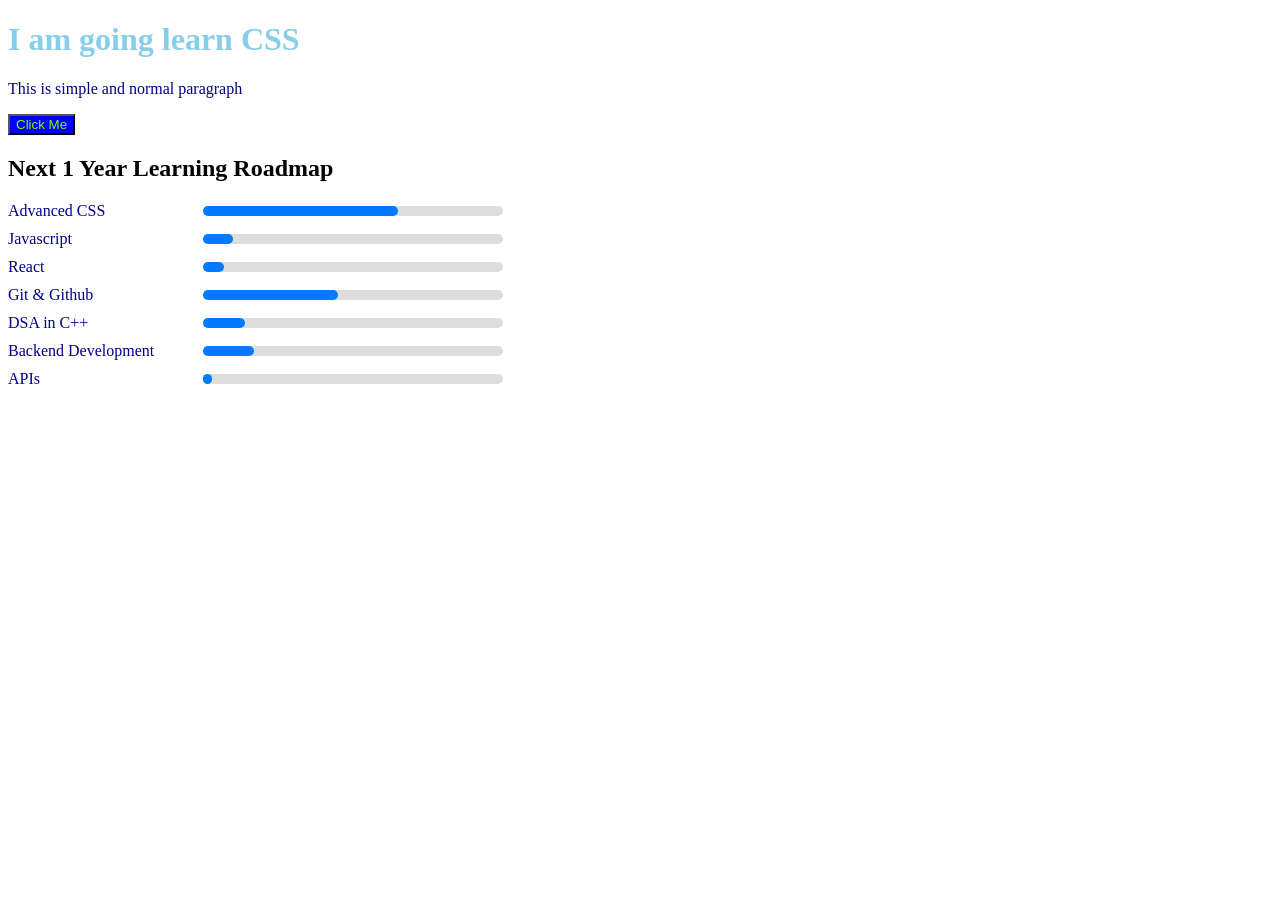
<file: classroom/index.html>
<!-- CSS it stand for Cascading Style Sheet
 It is a language that is used to describe the style of a document.
-->
<!DOCTYPE html>
<html lang="en">
  <head>
    <meta charset="UTF-8">
    <meta name="viewport" content="width=device-width, initial-scale=1.0">
    <title>CSS Learning</title>
    <link rel="stylesheet" href="index.css">
  </head>
  <body>
    <h1>I am going learn CSS</h1>
    <p>This is simple and normal paragraph</p>
    <button>Click Me</button>
<div class="learning-roadmap">
  <h2>Next 1 Year Learning Roadmap</h2>

  <div class="road-item">
    <p>Advanced CSS</p>
    <div class="bar"><div class="fill" style="width: 65%;"></div></div>
  </div>

  <div class="road-item">
    <p>Javascript</p>
    <div class="bar"><div class="fill" style="width: 10%;"></div></div>
  </div>

  <div class="road-item">
    <p>React</p>
    <div class="bar"><div class="fill" style="width: 7%;"></div></div>
  </div>

  <div class="road-item">
    <p>Git & Github</p>
    <div class="bar"><div class="fill" style="width: 45%;"></div></div>
  </div>

  <div class="road-item">
    <p>DSA in C++</p>
    <div class="bar"><div class="fill" style="width: 14%;"></div></div>
  </div>

  <div class="road-item">
    <p>Backend Development</p>
    <div class="bar"><div class="fill" style="width: 17%;"></div></div>
  </div>

  <div class="road-item">
    <p>APIs</p>
    <div class="bar"><div class="fill" style="width: 3%;"></div></div>
  </div>

</div>

    
  </body>
</html>
</file>
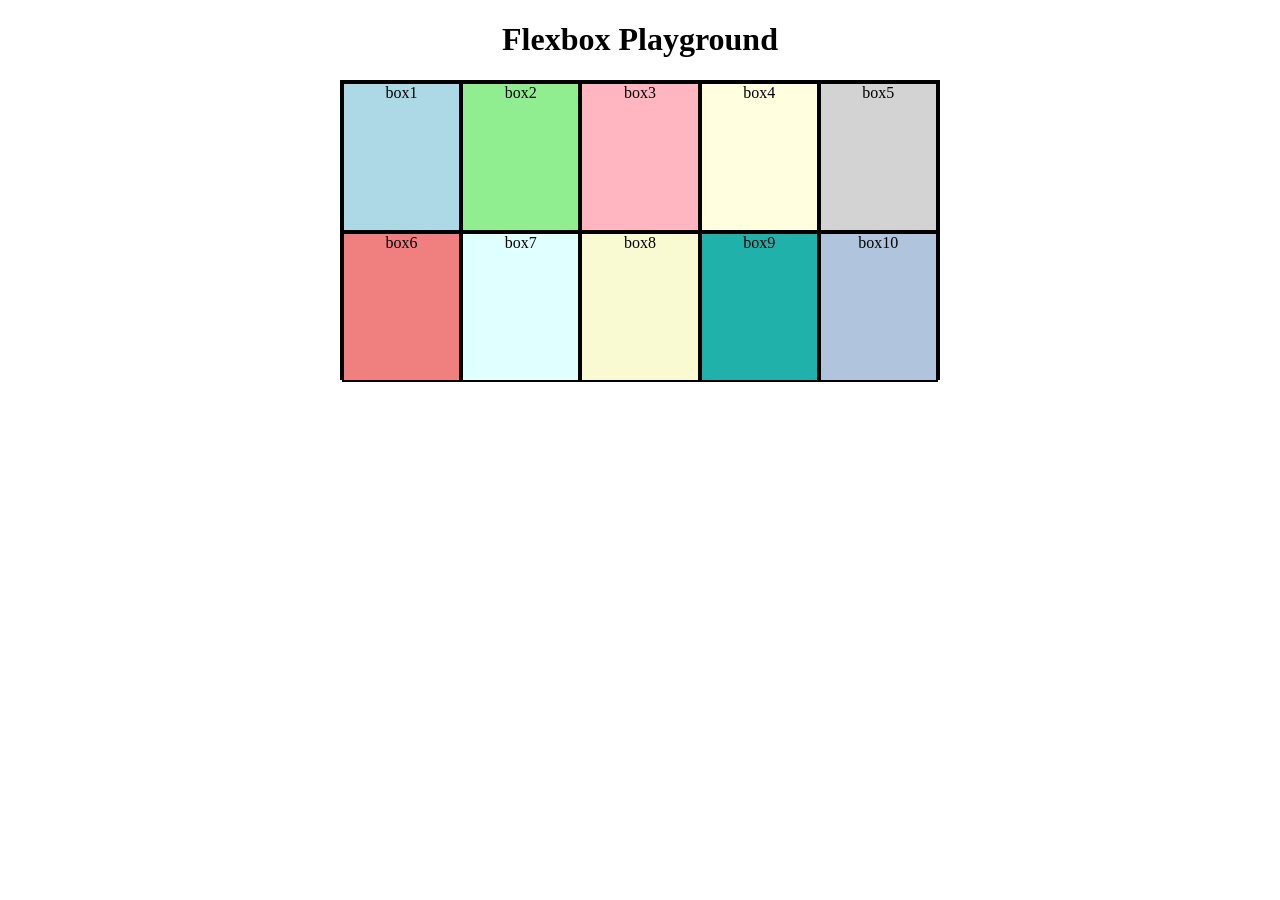
<file: classroom/flexbox.html>
<!DOCTYPE html>
<html lang="en">
<head>
  <meta charset="UTF-8">
  <meta name="viewport" content="width=device-width, initial-scale=1.0">
  <title>CSS LEVEL 4</title>
  <link rel="stylesheet" href="flexbox.css">
</head>
<body>
  <h1>Flexbox Playground</h1>
  <div id="container">
    <div id="box1">box1</div>
    <div id="box2">box2</div>
    <div id="box3">box3</div>
    <div id="box4">box4</div>
    <div id="box5">box5</div>
    <div id="box6">box6</div>
    <div id="box7">box7</div>
    <div id="box8">box8</div>
    <div id="box9">box9</div>
    <div id="box10">box10</div>
  </div>
</body>
</html>
</file>
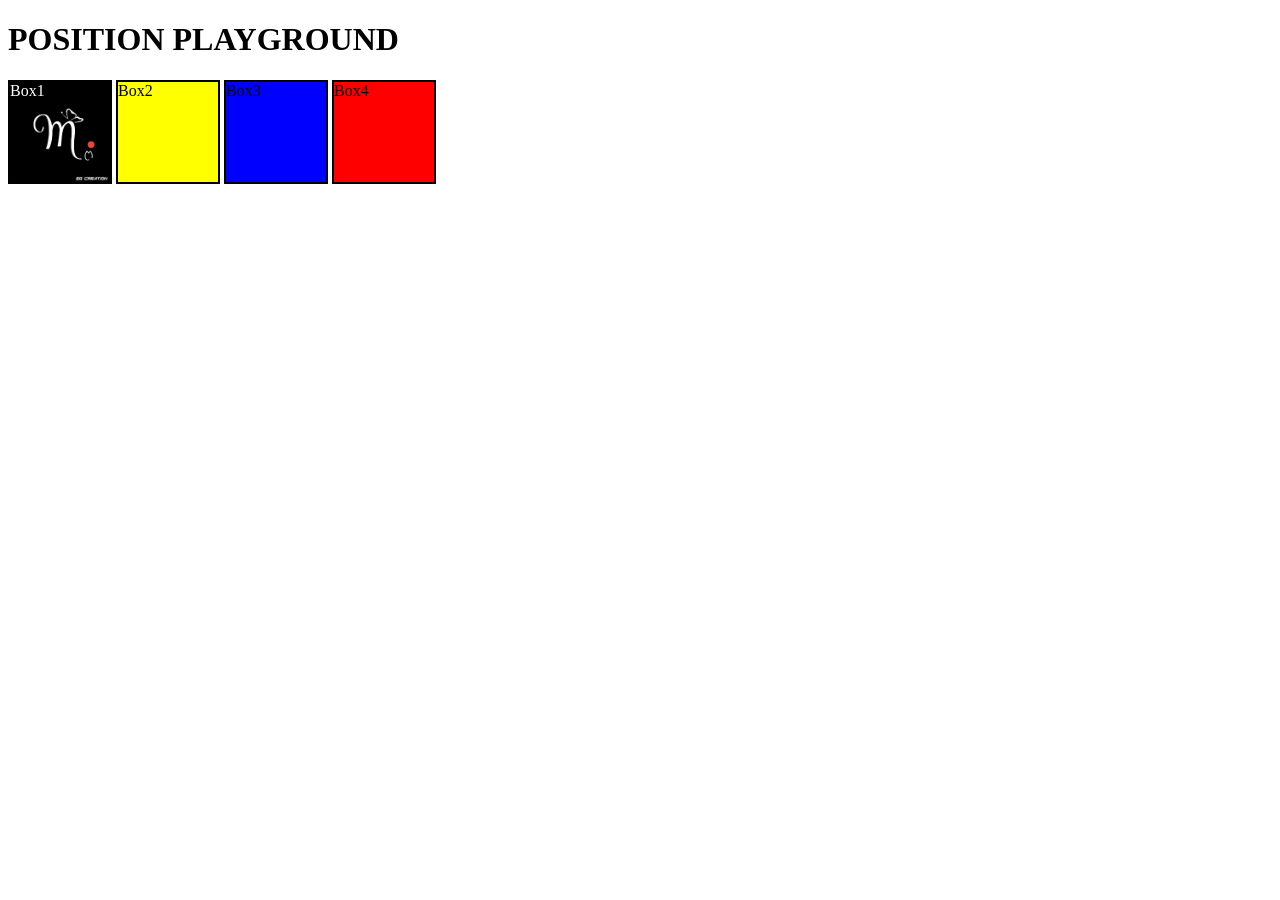
<file: classroom/header.html>
<!DOCTYPE html>
<html lang="en">
<head>
  <meta charset="UTF-8">
  <meta name="viewport" content="width=device-width, initial-scale=1.0">
  <title>header</title>
  <link rel="stylesheet" href="header.css">
</head>
<body>
  <h1>POSITION PLAYGROUND</h1>
  <div id="box1">Box1 </div>
  <div id="box2">Box2 </div>
  <div id="box3">Box3 </div>
  <div id="box4">Box4 </div>
</body>
</html>
</file>
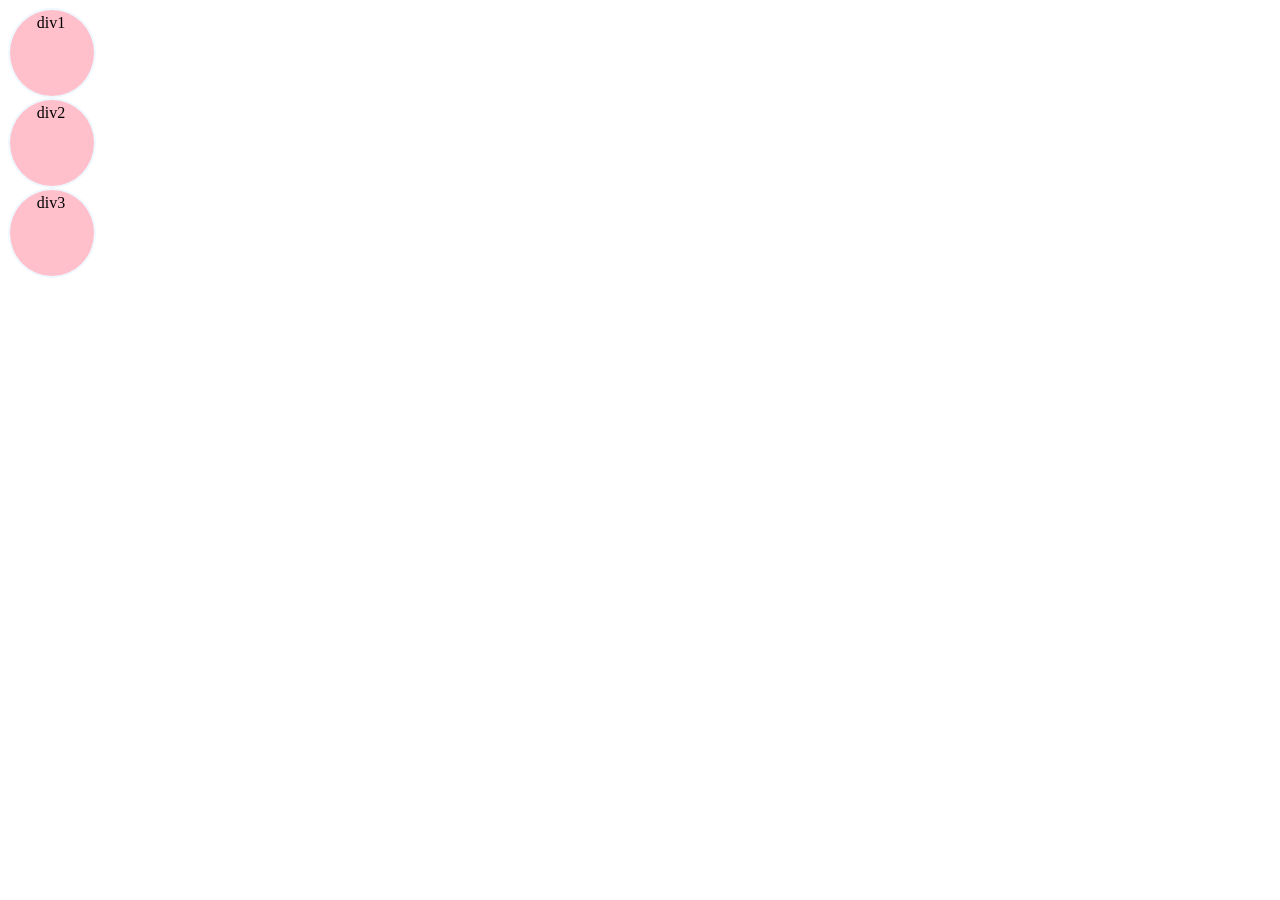
<file: classroom/level2.html>
<!DOCTYPE html>
<html lang="en">
  <head>
    <meta charset="UTF-8" />
    <meta name="viewport" content="width=device-width, initial-scale=1.0" />
    <title>CSS Level 2</title>
    <link rel="stylesheet" href="box2.css" />
  </head>
  <body>
    <div>
      div1
    </div>
    <div>div2</div>
    <div>div3</div>
  </body>
</html>
</file>
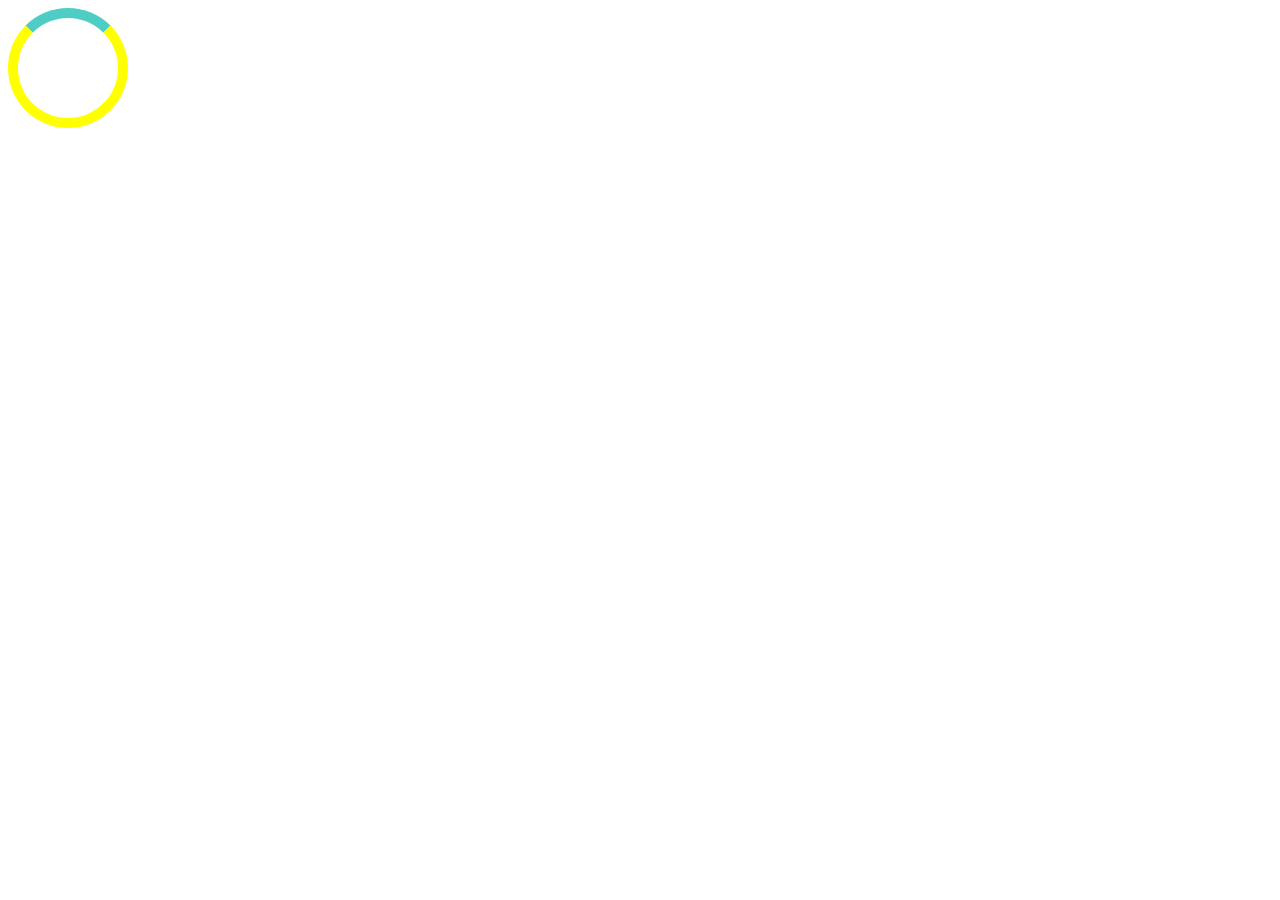
<file: classroom/loader.html>
<!DOCTYPE html>
<html lang="en">
<head>
  <meta charset="UTF-8">
  <meta name="viewport" content="width=device-width, initial-scale=1.0">
  <title>Loader</title>
  <link rel="stylesheet" href="loader.css">
</head>
<body>
  <div class="loader"></div>
</body>
</html>
</file>
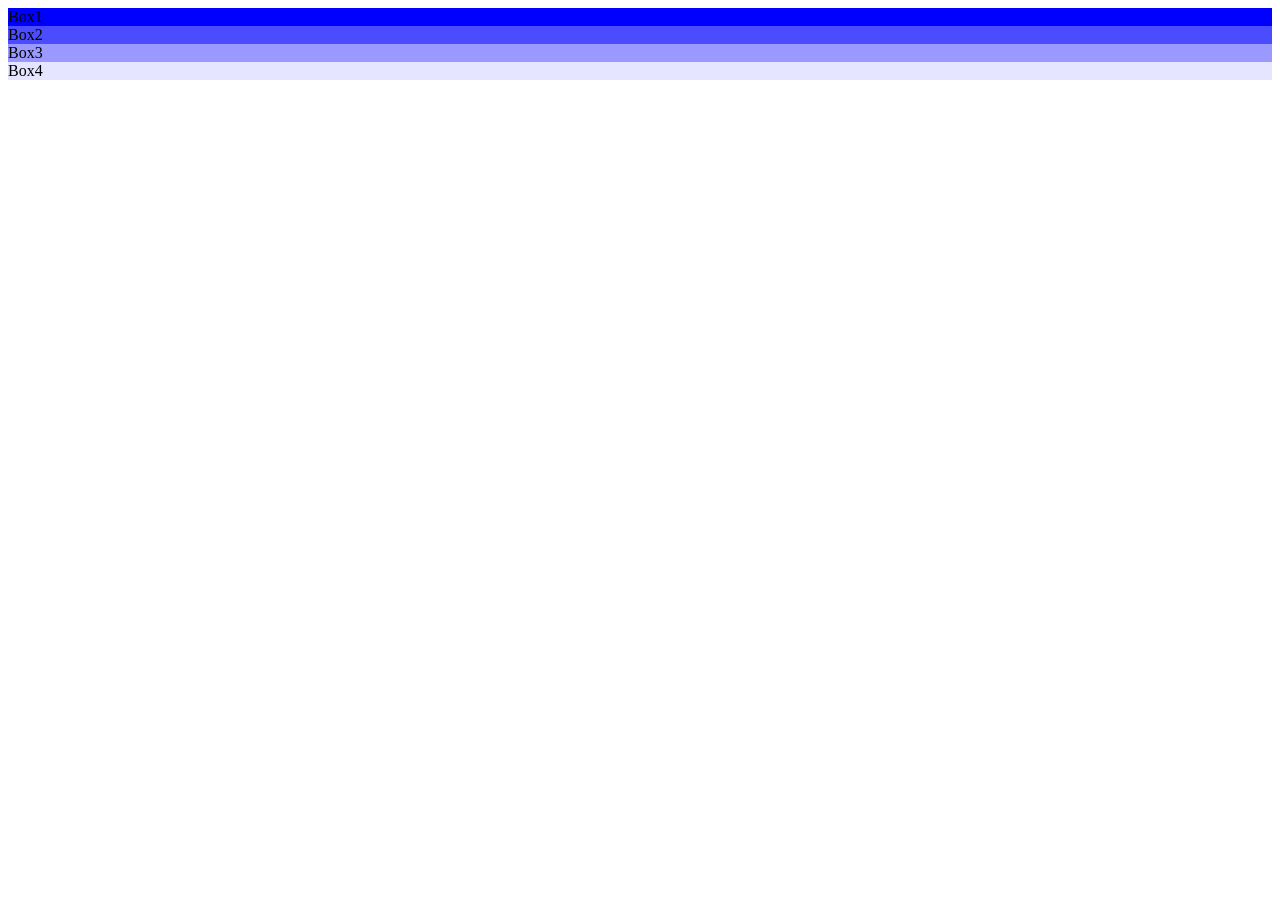
<file: classroom/nav.html>
<!DOCTYPE html>
<html lang="en">
<head>
  <meta charset="UTF-8">
  <meta name="viewport" content="width=device-width, initial-scale=1.0">
  <title>Navigation</title>
  <link rel="stylesheet" href="nav.css">
</head>
<body>

 <div id="box1">Box1</div>
 <div id="box2">Box2</div>
 <div id="box3">Box3</div>
 <div id="box4">Box4</div>
</body>
</html>
</file>
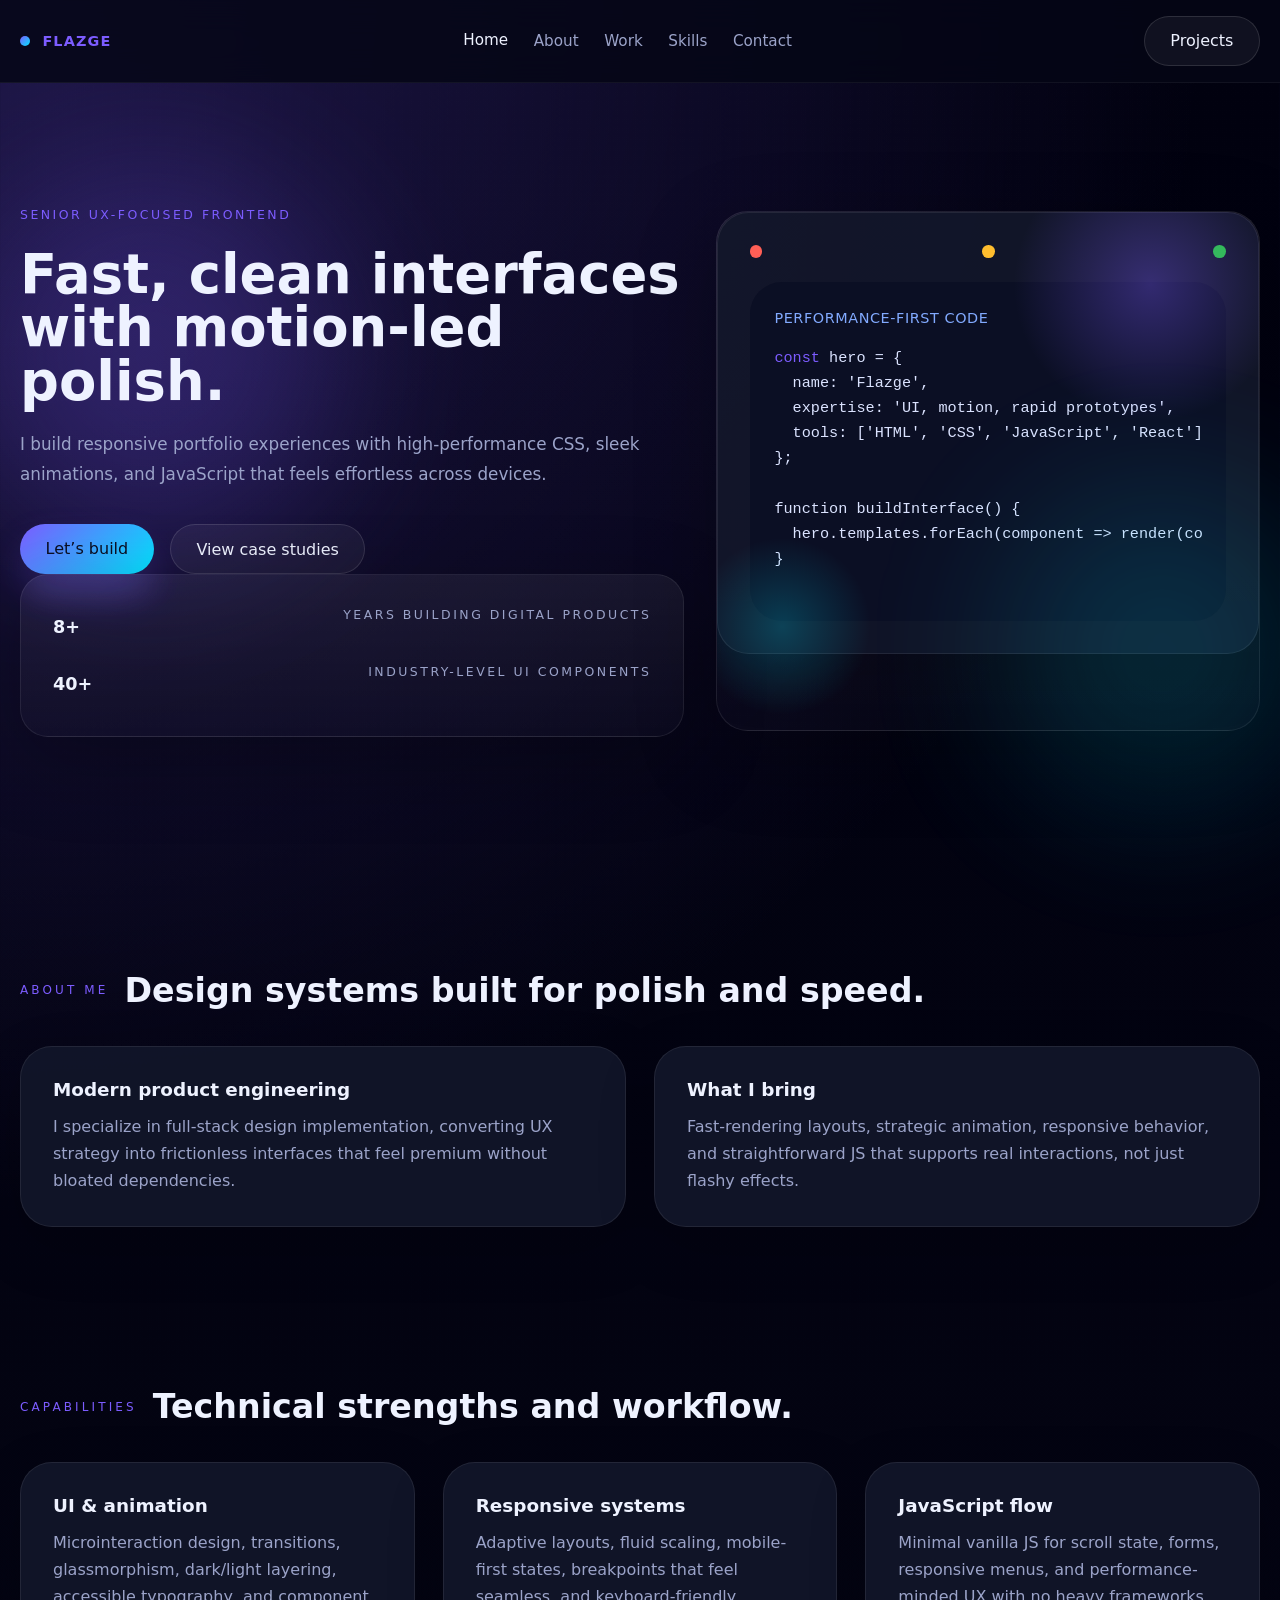
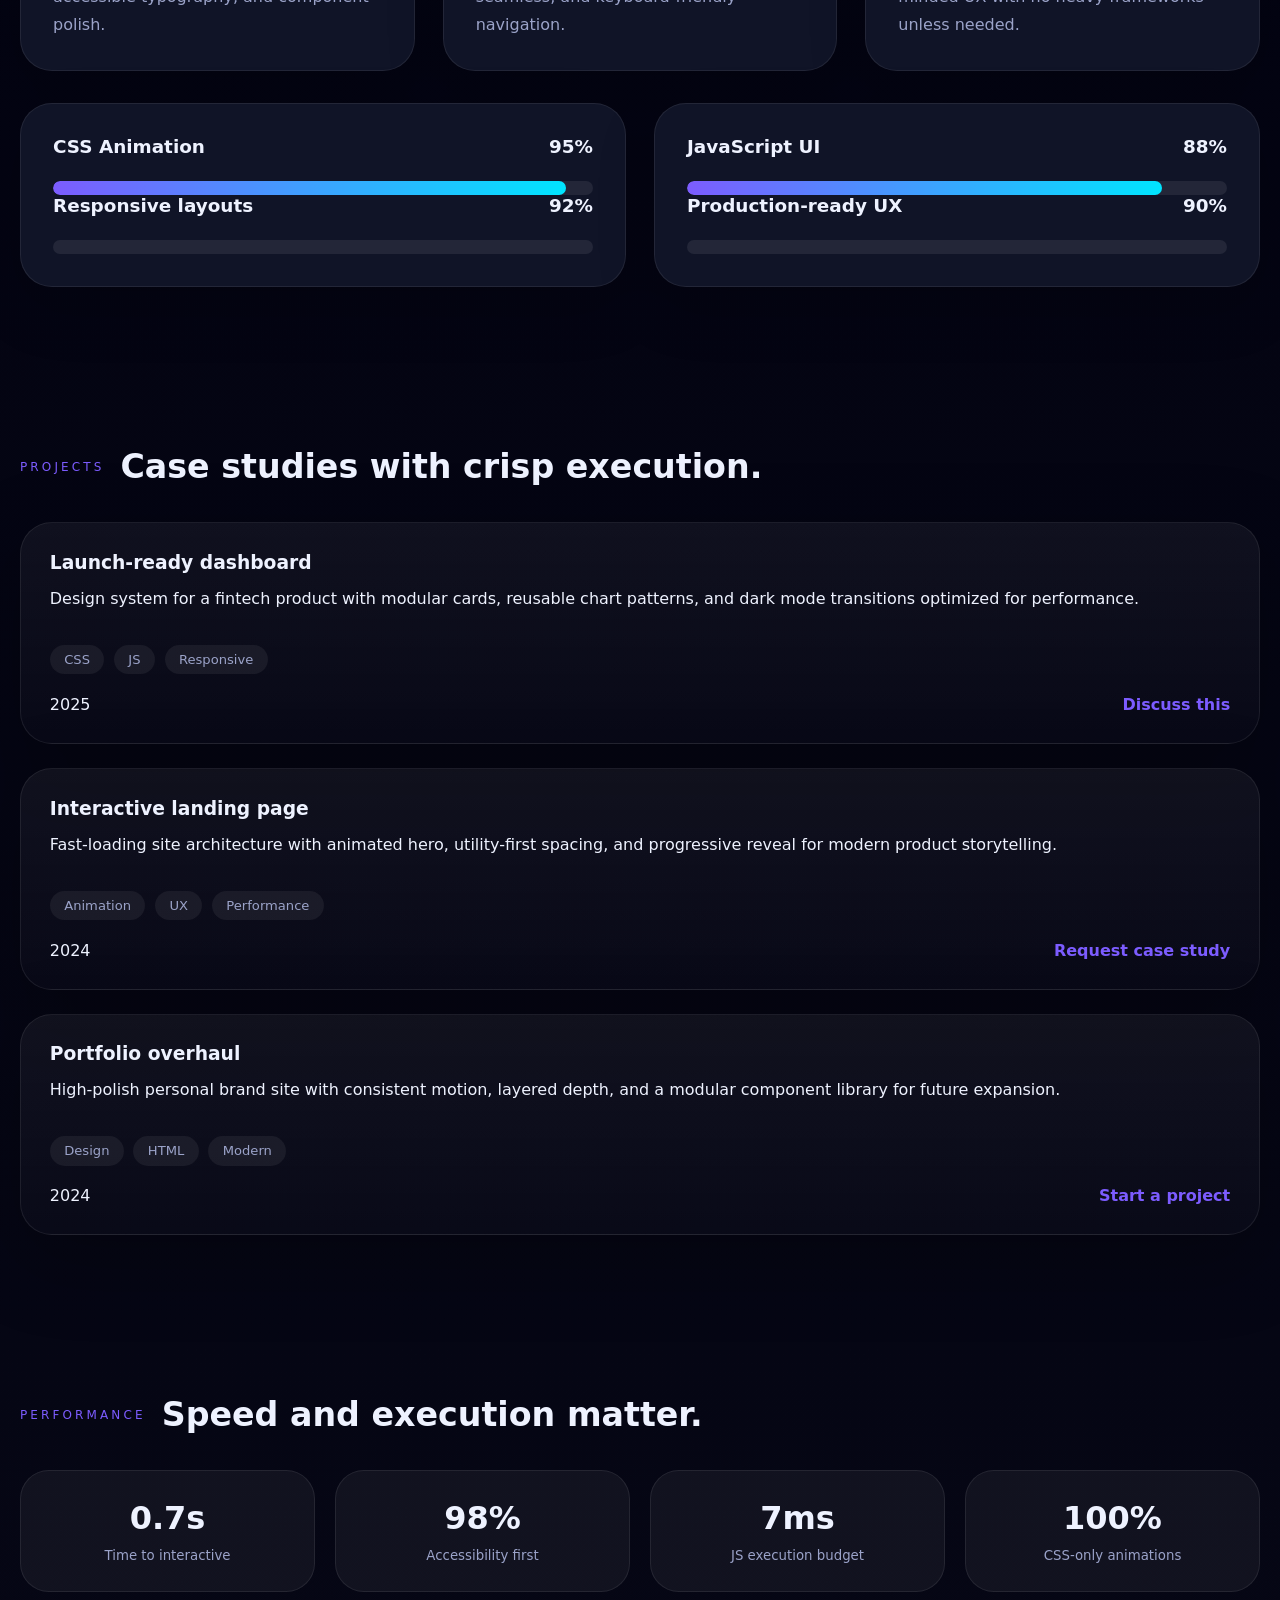
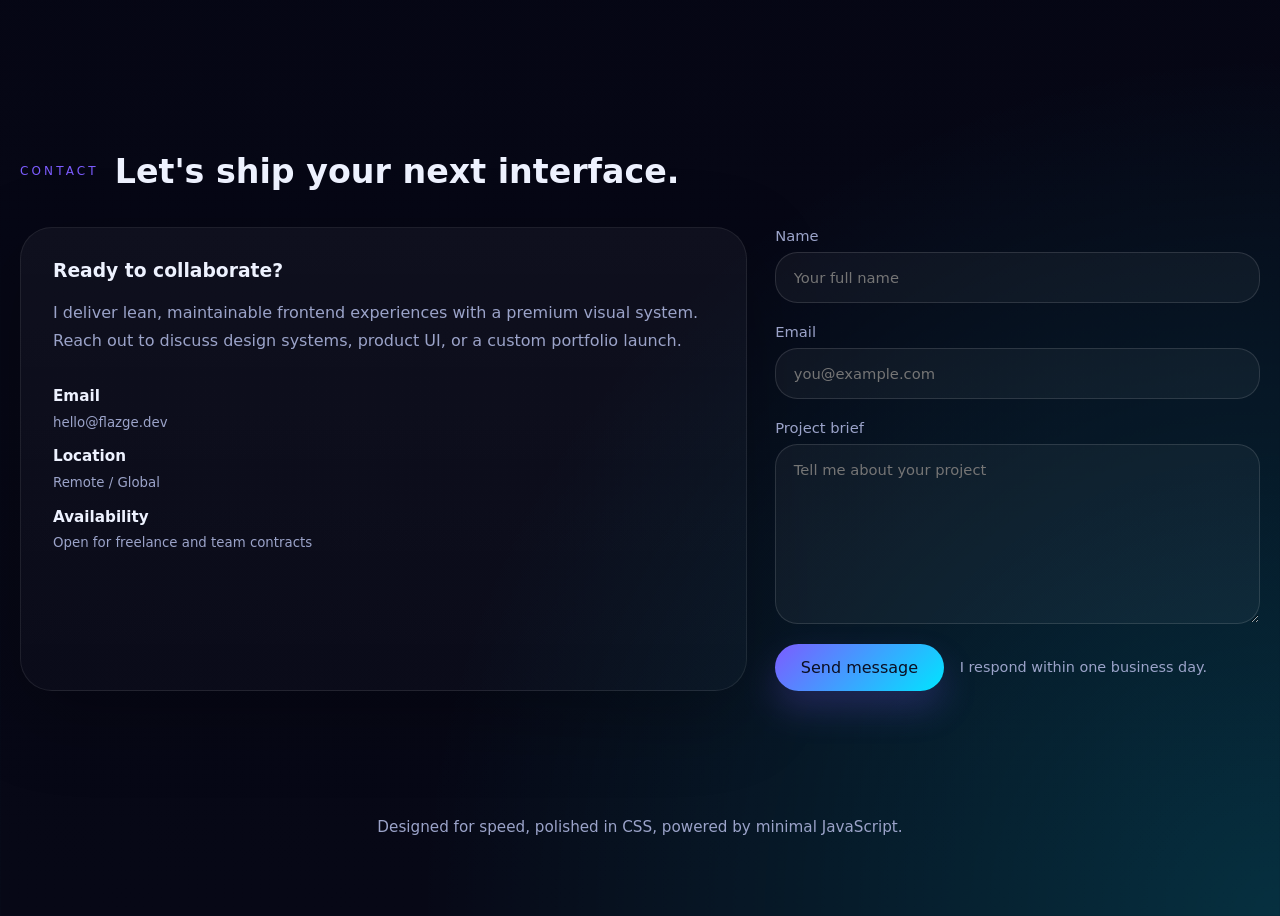
<file: classroom/portfolio.html>
<!doctype html>
<html lang="en">
  <head>
    <meta charset="UTF-8" />
    <meta name="viewport" content="width=device-width, initial-scale=1.0" />
    <title>Flazge Portfolio</title>
    <link rel="stylesheet" href="portfolio.css" />
  </head>
  <body>
    <header>
      <div class="container navbar">
        <a class="brand" href="#hero">Flazge</a>
        <nav class="nav-links">
          <a class="active" href="#hero">Home</a>
          <a href="#about">About</a>
          <a href="#work">Work</a>
          <a href="#skills">Skills</a>
          <a href="#contact">Contact</a>
        </nav>
        <div class="cta-group">
          <a class="secondary-btn" href="#work">Projects</a>
          <button class="menu-toggle" aria-label="Toggle navigation">
            <span></span>
          </button>
        </div>
      </div>
    </header>

    <main>
      <section id="hero" class="hero container">
        <div class="hero-grid">
          <div class="hero-copy">
            <small>Senior UX-focused Frontend</small>
            <h1>Fast, clean interfaces with motion-led polish.</h1>
            <p>
              I build responsive portfolio experiences with high-performance CSS, sleek animations, and JavaScript that feels effortless across devices.
            </p>
            <div class="hero-actions">
              <a class="cta-btn" href="#contact">Let’s build</a>
              <a class="secondary-btn" href="#work">View case studies</a>
            </div>
            <div class="hero-meta">
              <span>
                <strong>8+</strong>
                <small>years building digital products</small>
              </span>
              <span>
                <strong>40+</strong>
                <small>industry-level UI components</small>
              </span>
            </div>
          </div>

          <div class="avatar-card">
            <div class="card" style="padding: 2rem;">
              <div style="display:flex;justify-content:space-between;align-items:center;margin-bottom:1.5rem;">
                <span style="width:0.8rem;height:0.8rem;border-radius:50%;background:#ff5f56;"></span>
                <span style="width:0.8rem;height:0.8rem;border-radius:50%;background:#ffbd2e;"></span>
                <span style="width:0.8rem;height:0.8rem;border-radius:50%;background:#27c93f;"></span>
              </div>
              <div style="padding:1.5rem;background:rgba(11,15,36,0.92);border-radius:2rem;">
                <p style="font-size:0.9rem;color:#82aaff;margin:0 0 1rem;letter-spacing:0.04em;text-transform:uppercase;">Performance-first code</p>
                <pre style="margin:0;font-family:ui-monospace, SFMono-Regular, Menlo, Monaco, Consolas, 'Liberation Mono', 'Courier New', monospace;font-size:0.95rem;line-height:1.65;color:#dbe3ff;overflow-x:auto;">
<span style="color:#7c5cff;">const</span> hero = {
  name: 'Flazge',
  expertise: 'UI, motion, rapid prototypes',
  tools: ['HTML', 'CSS', 'JavaScript', 'React']
};

function buildInterface() {
  hero.templates.forEach(component =&gt; render(component));
}
                </pre>
              </div>
            </div>
          </div>
        </div>
      </section>

      <section id="about" class="section container fade-in">
        <div class="section-title">
          <small>About me</small>
          <h2>Design systems built for polish and speed.</h2>
        </div>
        <div class="grid-2">
          <div class="card">
            <strong>Modern product engineering</strong>
            <p>
              I specialize in full-stack design implementation, converting UX strategy into frictionless interfaces that feel premium without bloated dependencies.
            </p>
          </div>
          <div class="card">
            <strong>What I bring</strong>
            <p>
              Fast-rendering layouts, strategic animation, responsive behavior, and straightforward JS that supports real interactions, not just flashy effects.
            </p>
          </div>
        </div>
      </section>

      <section id="skills" class="section container fade-in">
        <div class="section-title">
          <small>Capabilities</small>
          <h2>Technical strengths and workflow.</h2>
        </div>
        <div class="grid-3">
          <div class="card">
            <strong>UI & animation</strong>
            <p>Microinteraction design, transitions, glassmorphism, dark/light layering, accessible typography, and component polish.</p>
          </div>
          <div class="card">
            <strong>Responsive systems</strong>
            <p>Adaptive layouts, fluid scaling, mobile-first states, breakpoints that feel seamless, and keyboard-friendly navigation.</p>
          </div>
          <div class="card">
            <strong>JavaScript flow</strong>
            <p>Minimal vanilla JS for scroll state, forms, responsive menus, and performance-minded UX with no heavy frameworks unless needed.</p>
          </div>
        </div>
        <div class="grid-2" style="margin-top:2rem;">
          <div class="card progress-row">
            <div class="progress">
              <span><strong>CSS Animation</strong><strong>95%</strong></span>
              <div class="bar"><div class="bar-fill" data-value="95%"></div></div>
            </div>
            <div class="progress">
              <span><strong>Responsive layouts</strong><strong>92%</strong></span>
              <div class="bar"><div class="bar-fill" data-value="92%"></div></div>
            </div>
          </div>
          <div class="card progress-row">
            <div class="progress">
              <span><strong>JavaScript UI</strong><strong>88%</strong></span>
              <div class="bar"><div class="bar-fill" data-value="88%"></div></div>
            </div>
            <div class="progress">
              <span><strong>Production-ready UX</strong><strong>90%</strong></span>
              <div class="bar"><div class="bar-fill" data-value="90%"></div></div>
            </div>
          </div>
        </div>
      </section>

      <section id="work" class="section container fade-in">
        <div class="section-title">
          <small>Projects</small>
          <h2>Case studies with crisp execution.</h2>
        </div>
        <div class="projects">
          <article class="project-card">
            <div>
              <h3>Launch-ready dashboard</h3>
              <p>Design system for a fintech product with modular cards, reusable chart patterns, and dark mode transitions optimized for performance.</p>
            </div>
            <div class="tag-list">
              <span class="tag">CSS</span>
              <span class="tag">JS</span>
              <span class="tag">Responsive</span>
            </div>
            <div class="project-footer">
              <span>2025</span>
              <a class="project-link" href="#contact">Discuss this</a>
            </div>
          </article>
          <article class="project-card">
            <div>
              <h3>Interactive landing page</h3>
              <p>Fast-loading site architecture with animated hero, utility-first spacing, and progressive reveal for modern product storytelling.</p>
            </div>
            <div class="tag-list">
              <span class="tag">Animation</span>
              <span class="tag">UX</span>
              <span class="tag">Performance</span>
            </div>
            <div class="project-footer">
              <span>2024</span>
              <a class="project-link" href="#contact">Request case study</a>
            </div>
          </article>
          <article class="project-card">
            <div>
              <h3>Portfolio overhaul</h3>
              <p>High-polish personal brand site with consistent motion, layered depth, and a modular component library for future expansion.</p>
            </div>
            <div class="tag-list">
              <span class="tag">Design</span>
              <span class="tag">HTML</span>
              <span class="tag">Modern</span>
            </div>
            <div class="project-footer">
              <span>2024</span>
              <a class="project-link" href="#contact">Start a project</a>
            </div>
          </article>
        </div>
      </section>

      <section class="section container fade-in">
        <div class="section-title">
          <small>Performance</small>
          <h2>Speed and execution matter.</h2>
        </div>
        <div class="stats">
          <div class="stat">
            <strong>0.7s</strong>
            <small>Time to interactive</small>
          </div>
          <div class="stat">
            <strong>98%</strong>
            <small>Accessibility ﬁrst</small>
          </div>
          <div class="stat">
            <strong>7ms</strong>
            <small>JS execution budget</small>
          </div>
          <div class="stat">
            <strong>100%</strong>
            <small>CSS-only animations</small>
          </div>
        </div>
      </section>

      <section id="contact" class="section container fade-in">
        <div class="section-title">
          <small>Contact</small>
          <h2>Let's ship your next interface.</h2>
        </div>
        <div class="contact-grid">
          <div class="contact-panel">
            <h3>Ready to collaborate?</h3>
            <p>
              I deliver lean, maintainable frontend experiences with a premium visual system. Reach out to discuss design systems, product UI, or a custom portfolio launch.
            </p>
            <div class="contact-item">
              <strong>Email</strong>
              <small>hello@flazge.dev</small>
            </div>
            <div class="contact-item">
              <strong>Location</strong>
              <small>Remote / Global</small>
            </div>
            <div class="contact-item">
              <strong>Availability</strong>
              <small>Open for freelance and team contracts</small>
            </div>
          </div>
          <form id="contact-form" class="contact-form">
            <label>
              Name
              <input type="text" name="name" placeholder="Your full name" required />
            </label>
            <label>
              Email
              <input type="email" name="email" placeholder="you@example.com" required />
            </label>
            <label>
              Project brief
              <textarea name="message" placeholder="Tell me about your project" required></textarea>
            </label>
            <div class="form-actions">
              <button class="cta-btn" type="submit">Send message</button>
              <p class="form-note">I respond within one business day.</p>
            </div>
          </form>
        </div>
      </section>
    </main>

    <footer class="footer">
      <p>Designed for speed, polished in CSS, powered by minimal JavaScript.</p>
    </footer>

    <script src="portfolio.js"></script>
  </body>
</html>
</file>
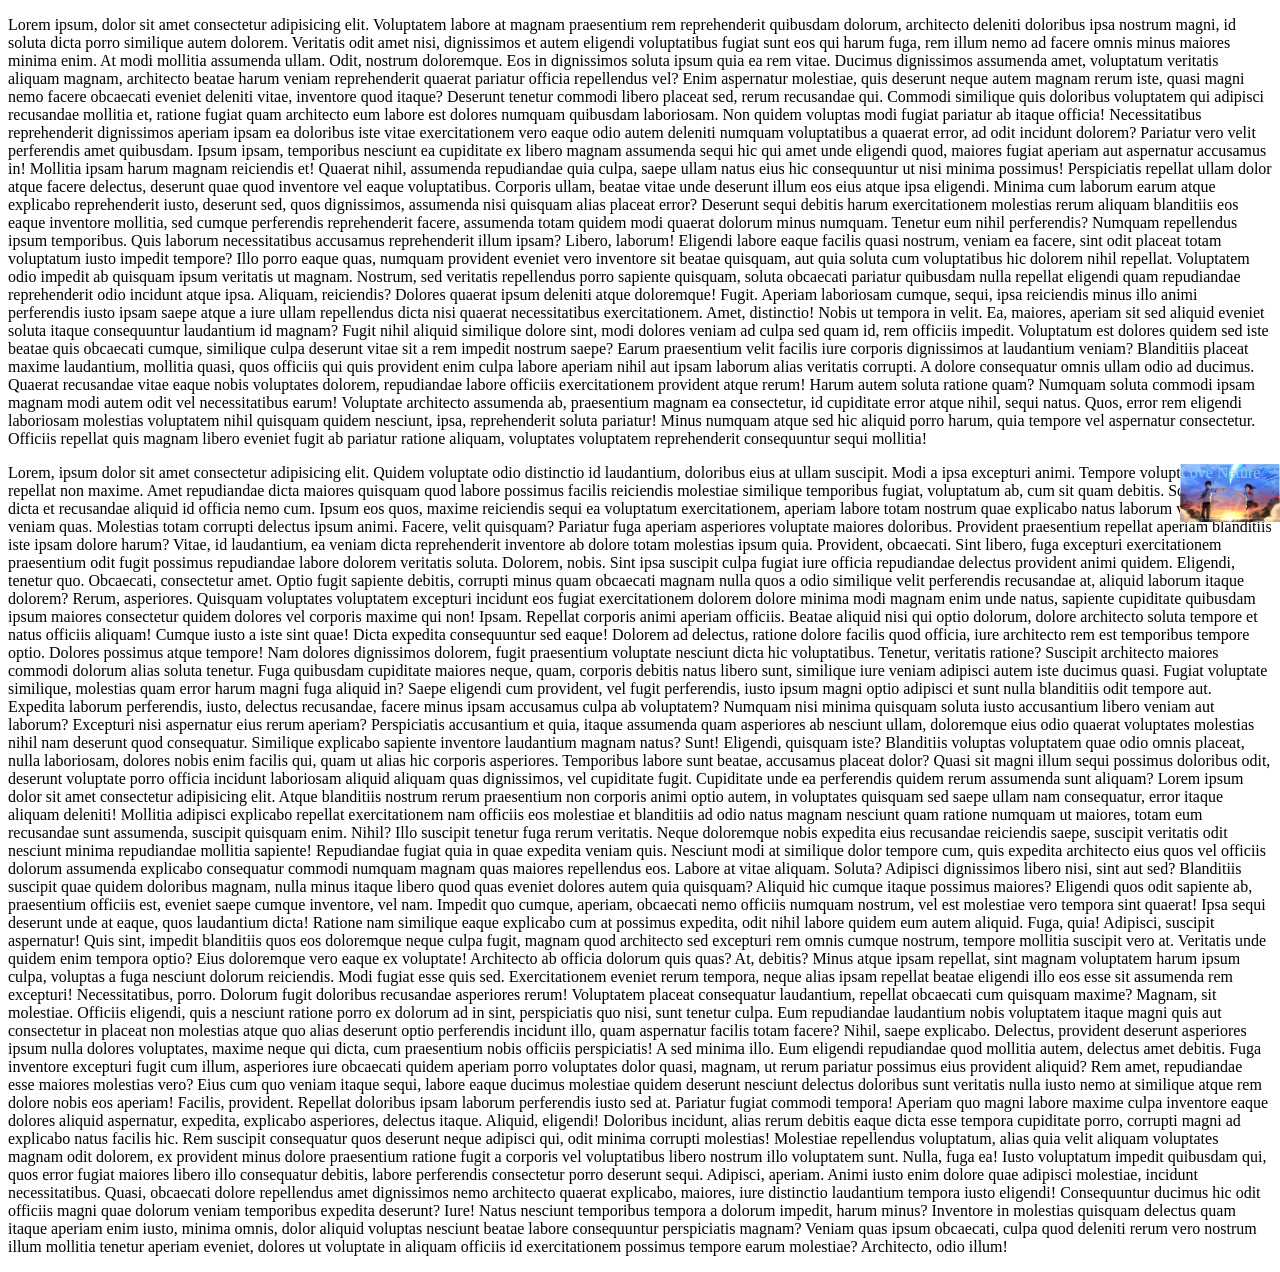
<file: classroom/practice5.html>
<!DOCTYPE html>
<html lang="en">
<head>
  <meta charset="UTF-8">
  <meta name="viewport" content="width=device-width, initial-scale=1.0">
  <title>Practice 5</title>
  <link rel="stylesheet" href="practice.css">
</head>
<body>
  <p>Lorem ipsum, dolor sit amet consectetur adipisicing elit. Voluptatem labore at magnam praesentium rem reprehenderit quibusdam dolorum, architecto deleniti doloribus ipsa nostrum magni, id soluta dicta porro similique autem dolorem.
  Veritatis odit amet nisi, dignissimos et autem eligendi voluptatibus fugiat sunt eos qui harum fuga, rem illum nemo ad facere omnis minus maiores minima enim. At modi mollitia assumenda ullam.
  Odit, nostrum doloremque. Eos in dignissimos soluta ipsum quia ea rem vitae. Ducimus dignissimos assumenda amet, voluptatum veritatis aliquam magnam, architecto beatae harum veniam reprehenderit quaerat pariatur officia repellendus vel?
  Enim aspernatur molestiae, quis deserunt neque autem magnam rerum iste, quasi magni nemo facere obcaecati eveniet deleniti vitae, inventore quod itaque? Deserunt tenetur commodi libero placeat sed, rerum recusandae qui.
  Commodi similique quis doloribus voluptatem qui adipisci recusandae mollitia et, ratione fugiat quam architecto eum labore est dolores numquam quibusdam laboriosam. Non quidem voluptas modi fugiat pariatur ab itaque officia!
  Necessitatibus reprehenderit dignissimos aperiam ipsam ea doloribus iste vitae exercitationem vero eaque odio autem deleniti numquam voluptatibus a quaerat error, ad odit incidunt dolorem? Pariatur vero velit perferendis amet quibusdam.
  Ipsum ipsam, temporibus nesciunt ea cupiditate ex libero magnam assumenda sequi hic qui amet unde eligendi quod, maiores fugiat aperiam aut aspernatur accusamus in! Mollitia ipsam harum magnam reiciendis et!
  Quaerat nihil, assumenda repudiandae quia culpa, saepe ullam natus eius hic consequuntur ut nisi minima possimus! Perspiciatis repellat ullam dolor atque facere delectus, deserunt quae quod inventore vel eaque voluptatibus.
  Corporis ullam, beatae vitae unde deserunt illum eos eius atque ipsa eligendi. Minima cum laborum earum atque explicabo reprehenderit iusto, deserunt sed, quos dignissimos, assumenda nisi quisquam alias placeat error?
  Deserunt sequi debitis harum exercitationem molestias rerum aliquam blanditiis eos eaque inventore mollitia, sed cumque perferendis reprehenderit facere, assumenda totam quidem modi quaerat dolorum minus numquam. Tenetur eum nihil perferendis?
  Numquam repellendus ipsum temporibus. Quis laborum necessitatibus accusamus reprehenderit illum ipsam? Libero, laborum! Eligendi labore eaque facilis quasi nostrum, veniam ea facere, sint odit placeat totam voluptatum iusto impedit tempore?
  Illo porro eaque quas, numquam provident eveniet vero inventore sit beatae quisquam, aut quia soluta cum voluptatibus hic dolorem nihil repellat. Voluptatem odio impedit ab quisquam ipsum veritatis ut magnam.
  Nostrum, sed veritatis repellendus porro sapiente quisquam, soluta obcaecati pariatur quibusdam nulla repellat eligendi quam repudiandae reprehenderit odio incidunt atque ipsa. Aliquam, reiciendis? Dolores quaerat ipsum deleniti atque doloremque! Fugit.
  Aperiam laboriosam cumque, sequi, ipsa reiciendis minus illo animi perferendis iusto ipsam saepe atque a iure ullam repellendus dicta nisi quaerat necessitatibus exercitationem. Amet, distinctio! Nobis ut tempora in velit.
  Ea, maiores, aperiam sit sed aliquid eveniet soluta itaque consequuntur laudantium id magnam? Fugit nihil aliquid similique dolore sint, modi dolores veniam ad culpa sed quam id, rem officiis impedit.
  Voluptatum est dolores quidem sed iste beatae quis obcaecati cumque, similique culpa deserunt vitae sit a rem impedit nostrum saepe? Earum praesentium velit facilis iure corporis dignissimos at laudantium veniam?
  Blanditiis placeat maxime laudantium, mollitia quasi, quos officiis qui quis provident enim culpa labore aperiam nihil aut ipsam laborum alias veritatis corrupti. A dolore consequatur omnis ullam odio ad ducimus.
  Quaerat recusandae vitae eaque nobis voluptates dolorem, repudiandae labore officiis exercitationem provident atque rerum! Harum autem soluta ratione quam? Numquam soluta commodi ipsam magnam modi autem odit vel necessitatibus earum!
  Voluptate architecto assumenda ab, praesentium magnam ea consectetur, id cupiditate error atque nihil, sequi natus. Quos, error rem eligendi laboriosam molestias voluptatem nihil quisquam quidem nesciunt, ipsa, reprehenderit soluta pariatur!
  Minus numquam atque sed hic aliquid porro harum, quia tempore vel aspernatur consectetur. Officiis repellat quis magnam libero eveniet fugit ab pariatur ratione aliquam, voluptates voluptatem reprehenderit consequuntur sequi mollitia!</p>
<div>Love Nature</div>
<p>Lorem, ipsum dolor sit amet consectetur adipisicing elit. Quidem voluptate odio distinctio id laudantium, doloribus eius at ullam suscipit. Modi a ipsa excepturi animi. Tempore voluptatem beatae repellat non maxime.
Amet repudiandae dicta maiores quisquam quod labore possimus facilis reiciendis molestiae similique temporibus fugiat, voluptatum ab, cum sit quam debitis. Soluta dolor dicta et recusandae aliquid id officia nemo cum.
Ipsum eos quos, maxime reiciendis sequi ea voluptatum exercitationem, aperiam labore totam nostrum quae explicabo natus laborum velit ut veniam quas. Molestias totam corrupti delectus ipsum animi. Facere, velit quisquam?
Pariatur fuga aperiam asperiores voluptate maiores doloribus. Provident praesentium repellat aperiam blanditiis iste ipsam dolore harum? Vitae, id laudantium, ea veniam dicta reprehenderit inventore ab dolore totam molestias ipsum quia.
Provident, obcaecati. Sint libero, fuga excepturi exercitationem praesentium odit fugit possimus repudiandae labore dolorem veritatis soluta. Dolorem, nobis. Sint ipsa suscipit culpa fugiat iure officia repudiandae delectus provident animi quidem.
Eligendi, tenetur quo. Obcaecati, consectetur amet. Optio fugit sapiente debitis, corrupti minus quam obcaecati magnam nulla quos a odio similique velit perferendis recusandae at, aliquid laborum itaque dolorem? Rerum, asperiores.
Quisquam voluptates voluptatem excepturi incidunt eos fugiat exercitationem dolorem dolore minima modi magnam enim unde natus, sapiente cupiditate quibusdam ipsum maiores consectetur quidem dolores vel corporis maxime qui non! Ipsam.
Repellat corporis animi aperiam officiis. Beatae aliquid nisi qui optio dolorum, dolore architecto soluta tempore et natus officiis aliquam! Cumque iusto a iste sint quae! Dicta expedita consequuntur sed eaque!
Dolorem ad delectus, ratione dolore facilis quod officia, iure architecto rem est temporibus tempore optio. Dolores possimus atque tempore! Nam dolores dignissimos dolorem, fugit praesentium voluptate nesciunt dicta hic voluptatibus.
Tenetur, veritatis ratione? Suscipit architecto maiores commodi dolorum alias soluta tenetur. Fuga quibusdam cupiditate maiores neque, quam, corporis debitis natus libero sunt, similique iure veniam adipisci autem iste ducimus quasi.
Fugiat voluptate similique, molestias quam error harum magni fuga aliquid in? Saepe eligendi cum provident, vel fugit perferendis, iusto ipsum magni optio adipisci et sunt nulla blanditiis odit tempore aut.
Expedita laborum perferendis, iusto, delectus recusandae, facere minus ipsam accusamus culpa ab voluptatem? Numquam nisi minima quisquam soluta iusto accusantium libero veniam aut laborum? Excepturi nisi aspernatur eius rerum aperiam?
Perspiciatis accusantium et quia, itaque assumenda quam asperiores ab nesciunt ullam, doloremque eius odio quaerat voluptates molestias nihil nam deserunt quod consequatur. Similique explicabo sapiente inventore laudantium magnam natus? Sunt!
Eligendi, quisquam iste? Blanditiis voluptas voluptatem quae odio omnis placeat, nulla laboriosam, dolores nobis enim facilis qui, quam ut alias hic corporis asperiores. Temporibus labore sunt beatae, accusamus placeat dolor?
Quasi sit magni illum sequi possimus doloribus odit, deserunt voluptate porro officia incidunt laboriosam aliquid aliquam quas dignissimos, vel cupiditate fugit. Cupiditate unde ea perferendis quidem rerum assumenda sunt aliquam?
Lorem ipsum dolor sit amet consectetur adipisicing elit. Atque blanditiis nostrum rerum praesentium non corporis animi optio autem, in voluptates quisquam sed saepe ullam nam consequatur, error itaque aliquam deleniti!
Mollitia adipisci explicabo repellat exercitationem nam officiis eos molestiae et blanditiis ad odio natus magnam nesciunt quam ratione numquam ut maiores, totam eum recusandae sunt assumenda, suscipit quisquam enim. Nihil?
Illo suscipit tenetur fuga rerum veritatis. Neque doloremque nobis expedita eius recusandae reiciendis saepe, suscipit veritatis odit nesciunt minima repudiandae mollitia sapiente! Repudiandae fugiat quia in quae expedita veniam quis.
Nesciunt modi at similique dolor tempore cum, quis expedita architecto eius quos vel officiis dolorum assumenda explicabo consequatur commodi numquam magnam quas maiores repellendus eos. Labore at vitae aliquam. Soluta?
Adipisci dignissimos libero nisi, sint aut sed? Blanditiis suscipit quae quidem doloribus magnam, nulla minus itaque libero quod quas eveniet dolores autem quia quisquam? Aliquid hic cumque itaque possimus maiores?
Eligendi quos odit sapiente ab, praesentium officiis est, eveniet saepe cumque inventore, vel nam. Impedit quo cumque, aperiam, obcaecati nemo officiis numquam nostrum, vel est molestiae vero tempora sint quaerat!
Ipsa sequi deserunt unde at eaque, quos laudantium dicta! Ratione nam similique eaque explicabo cum at possimus expedita, odit nihil labore quidem eum autem aliquid. Fuga, quia! Adipisci, suscipit aspernatur!
Quis sint, impedit blanditiis quos eos doloremque neque culpa fugit, magnam quod architecto sed excepturi rem omnis cumque nostrum, tempore mollitia suscipit vero at. Veritatis unde quidem enim tempora optio?
Eius doloremque vero eaque ex voluptate! Architecto ab officia dolorum quis quas? At, debitis? Minus atque ipsam repellat, sint magnam voluptatem harum ipsum culpa, voluptas a fuga nesciunt dolorum reiciendis.
Modi fugiat esse quis sed. Exercitationem eveniet rerum tempora, neque alias ipsam repellat beatae eligendi illo eos esse sit assumenda rem excepturi! Necessitatibus, porro. Dolorum fugit doloribus recusandae asperiores rerum!
Voluptatem placeat consequatur laudantium, repellat obcaecati cum quisquam maxime? Magnam, sit molestiae. Officiis eligendi, quis a nesciunt ratione porro ex dolorum ad in sint, perspiciatis quo nisi, sunt tenetur culpa.
Eum repudiandae laudantium nobis voluptatem itaque magni quis aut consectetur in placeat non molestias atque quo alias deserunt optio perferendis incidunt illo, quam aspernatur facilis totam facere? Nihil, saepe explicabo.
Delectus, provident deserunt asperiores ipsum nulla dolores voluptates, maxime neque qui dicta, cum praesentium nobis officiis perspiciatis! A sed minima illo. Eum eligendi repudiandae quod mollitia autem, delectus amet debitis.
Fuga inventore excepturi fugit cum illum, asperiores iure obcaecati quidem aperiam porro voluptates dolor quasi, magnam, ut rerum pariatur possimus eius provident aliquid? Rem amet, repudiandae esse maiores molestias vero?
Eius cum quo veniam itaque sequi, labore eaque ducimus molestiae quidem deserunt nesciunt delectus doloribus sunt veritatis nulla iusto nemo at similique atque rem dolore nobis eos aperiam! Facilis, provident.
Repellat doloribus ipsam laborum perferendis iusto sed at. Pariatur fugiat commodi tempora! Aperiam quo magni labore maxime culpa inventore eaque dolores aliquid aspernatur, expedita, explicabo asperiores, delectus itaque. Aliquid, eligendi!
Doloribus incidunt, alias rerum debitis eaque dicta esse tempora cupiditate porro, corrupti magni ad explicabo natus facilis hic. Rem suscipit consequatur quos deserunt neque adipisci qui, odit minima corrupti molestias!
Molestiae repellendus voluptatum, alias quia velit aliquam voluptates magnam odit dolorem, ex provident minus dolore praesentium ratione fugit a corporis vel voluptatibus libero nostrum illo voluptatem sunt. Nulla, fuga ea!
Iusto voluptatum impedit quibusdam qui, quos error fugiat maiores libero illo consequatur debitis, labore perferendis consectetur porro deserunt sequi. Adipisci, aperiam. Animi iusto enim dolore quae adipisci molestiae, incidunt necessitatibus.
Quasi, obcaecati dolore repellendus amet dignissimos nemo architecto quaerat explicabo, maiores, iure distinctio laudantium tempora iusto eligendi! Consequuntur ducimus hic odit officiis magni quae dolorum veniam temporibus expedita deserunt? Iure!
Natus nesciunt temporibus tempora a dolorum impedit, harum minus? Inventore in molestias quisquam delectus quam itaque aperiam enim iusto, minima omnis, dolor aliquid voluptas nesciunt beatae labore consequuntur perspiciatis magnam?
Veniam quas ipsum obcaecati, culpa quod deleniti rerum vero nostrum illum mollitia tenetur aperiam eveniet, dolores ut voluptate in aliquam officiis id exercitationem possimus tempore earum molestiae? Architecto, odio illum!</p>
</body>
</html>
</file>
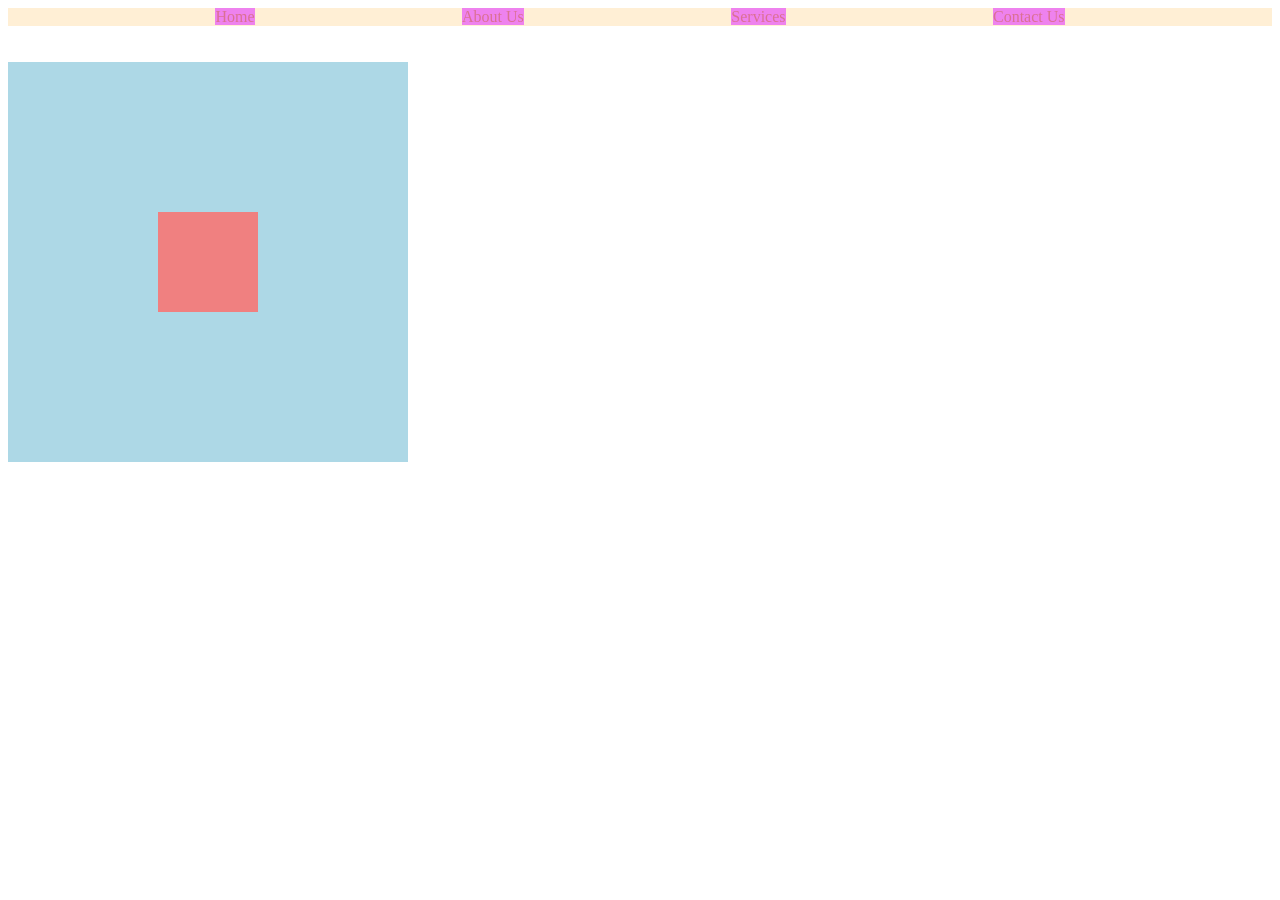
<file: classroom/practice6.html>
<!DOCTYPE html>
<html lang="en">
<head>
  <meta charset="UTF-8">
  <meta name="viewport" content="width=device-width, initial-scale=1.0">
  <title>Practice 6</title>
  <link rel="stylesheet" href="practice6.css">
</head>
<body>
 <div class="container">
    <li><a href="#">Home</a></li>
    <li><a href="#">About Us</a></li>
    <li><a href="#">Services</a></li>
    <li><a href="#">Contact Us</a></li>
  </div><br><br>
  <div class="outer">
    <div class="inner"></div>
  </div>
</body>
</html>
</file>
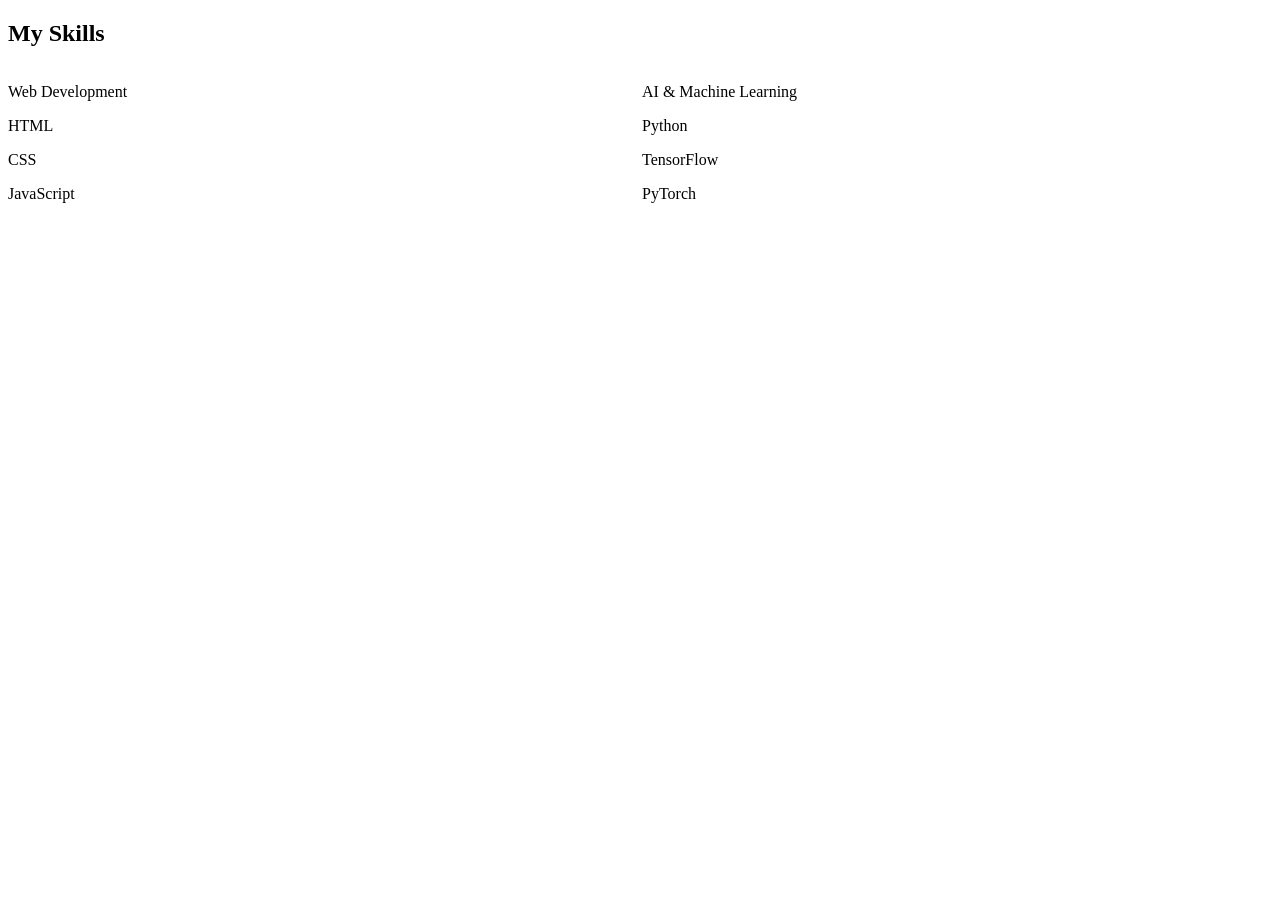
<file: classroom/raw.html>
<!DOCTYPE html>
<html lang="en">
  <head>
    <meta charset="UTF-8">
    <meta name="viewport" content="width=device-width, initial-scale=1.0">
    <title>Raw and column</title>
    <link rel="stylesheet" href="raw.css">
  </head>
  <body>
    <section>
   <div class="skills-wrapper">
  <h2>My Skills</h2>
  <div class="skills-container" id="skillss">
    <div class="skill">
      <p>Web Development</p>
      <div class="skill-bar">
        <p>HTML</p>
        <div class="bar">
          <div class="fill" style="width: 80%;"></div>
        </div>
        <div class="skill-bar">
          <p>CSS</p>
          <div class="bar">
            <div class="fill" style="width: 70%;"></div>
          </div>
        </div>
        <div class="skill-bar">
          <p>JavaScript</p>
          <div class="bar">
            <div class="fill" style="width: 60%;"></div>
          </div>
        </div>
       
      </div>
      </div>
<div class="skills-container">
    <div class="skill">
      <p>AI & Machine Learning</p>
      <div class="skill-bar">
        <p>Python</p>
        <div class="bar">
          <div class="fill" style="width: 70%;"></div>
        </div>
        <div class="skill-bar">
          <p>TensorFlow</p>
          <div class="bar">
            <div class="fill" style="width: 60%;"></div>
          </div>
        </div>
        <div class="skill-bar">
          <p>PyTorch</p>
          <div class="bar">
            <div class="fill" style="width: 50%;"></div>
          </div>
          <div class="skill-bar">
            
          </div>
        </div>
      </div>


  

</div>
</section>
           
        </body>
      </html>
</file>
<file: classroom/index.css>
h1{
  color: skyblue;
}
p{
  color:darkblue;
}
button{
  color: chartreuse;
  background-color: #0000ff;
}
body{

  background-color: #ffffff;
}
.road-item {
  display: flex;
  align-items: center;
  gap: 15px;
  margin-bottom: 10px;
}

.road-item p {
  width: 180px;        /* fixed width so all bars align */
  margin: 0;
}

.bar {
  background: #ddd;
  border-radius: 10px;
  height: 10px;
  width: 300px;        /* total bar length */
}

.fill {
  background: #007bff;
  height: 10px;
  border-radius: 10px;
}
</file>
<file: classroom/flexbox.css>
body{
  text-align: center;
}
div{
  width: 20%;
  height: 150px;
  display: inline-block;
  border: 2px solid black;
  box-sizing: border-box ;
}
#container{
  width: 600px;
  height: 300px;
  display: flex;
  flex-direction: row;
  flex-wrap: wrap;
  margin: 0 auto;

  /* flex-wrap: wrap; */
  
}
#box1{
  background-color: lightblue;
}
#box2{
  background-color: lightgreen;
}
#box3{
  background-color: lightpink;
  
} 
#box4{
  background-color: lightyellow;
}
#box5{
  background-color: lightgray;
}
#box6{
  background-color: lightcoral;
}
#box7{
  background-color: lightcyan;
}
#box8{
  background-color: lightgoldenrodyellow;
}
#box9{
  background-color: lightseagreen;
}
#box10{
  background-color: lightsteelblue;
}
</file>
<file: classroom/header.css>
div{
  height: 100px;
  width: 100px;
  background-color: aqua;
  border: 2px, solid black;
  display: inline-block;
}
#box1{
  color: white;
  background-image: url(OIP.webp);
  background-size: contain;
  background-repeat: no-repeat;
}
#box2{
  background-color: yellow;
}
#box3{
  background-color: blue;
}
#box4{
  background-color: red;

}
</file>
<file: classroom/box2.css>
div {
  height: 22px;
  background-color: pink;
  width: 80px;
  height: 80px;
  border-width: 2px;
  border-color: aliceblue;
  border-style: solid;
  text-align: center;
  border-radius: 50%;
  padding: 4px 3px 2px 1px;
}
</file>
<file: classroom/loader.css>
.loader{
  height: 100px;
  width: 100px;
  border-radius: 50%;
  border: 10px solid yellow;
  border-top: 10px solid#4ecdc4;
  animation: spin 1s ease-in-out infinite;
}

@keyframes spin{
  0%{transform: rotate(0deg);}
  100%{transform: rotate(360deg);}
}
</file>
<file: classroom/nav.css>
#box1{
  background-color: rgba(0, 0, 255,1);
}
#box2{
  background-color: rgba(0, 0, 255,0.7);
}
#box3{
  background-color: rgba(0, 0, 255,0.4);
}
#box4{
  background-color: rgba(0, 0, 255,0.1);
}
</file>
<file: classroom/portfolio.css>
:root {
  color-scheme: dark;
  --bg: #070816;
  --surface: rgba(19, 23, 43, 0.88);
  --surface-strong: rgba(23, 28, 58, 0.98);
  --text: #eef2ff;
  --muted: #9ba3c9;
  --accent: #7c5cff;
  --accent-soft: rgba(124, 92, 255, 0.18);
  --border: rgba(255, 255, 255, 0.08);
  --shadow: 0 24px 80px rgba(0, 0, 0, 0.25);
  --radius: 28px;
  --max-width: 1240px;
}

* {
  box-sizing: border-box;
}

*::before,
*::after {
  box-sizing: inherit;
}

html {
  scroll-behavior: smooth;
}

body {
  margin: 0;
  min-height: 100%;
  font-family:
    Inter,
    system-ui,
    -apple-system,
    BlinkMacSystemFont,
    "Segoe UI",
    sans-serif;
  background:
    radial-gradient(
      circle at top left,
      rgba(124, 92, 255, 0.24),
      transparent 28%
    ),
    radial-gradient(
      circle at bottom right,
      rgba(0, 229, 255, 0.18),
      transparent 20%
    ),
    linear-gradient(180deg, #01010f 0%, #070816 100%);
  color: var(--text);
}

img,
svg {
  max-width: 100%;
  display: block;
}

a {
  color: inherit;
  text-decoration: none;
}

button,
input,
textarea {
  font: inherit;
}

button {
  border: none;
  cursor: pointer;
}

.container {
  width: min(100% - 2rem, var(--max-width));
  margin: 0 auto;
}

header {
  position: sticky;
  top: 0;
  z-index: 20;
  width: 100%;
  backdrop-filter: blur(16px);
  background: rgba(5, 7, 22, 0.84);
  border-bottom: 1px solid rgba(255, 255, 255, 0.05);
}

.navbar {
  display: flex;
  align-items: center;
  justify-content: space-between;
  gap: 1rem;
  padding: 1rem 0;
}

.brand {
  display: flex;
  align-items: center;
  gap: 0.75rem;
  font-weight: 700;
  letter-spacing: 0.08em;
  text-transform: uppercase;
  color: var(--accent);
  font-size: 0.9rem;
}

.brand::before {
  content: "";
  width: 0.65rem;
  height: 0.65rem;
  border-radius: 0.75rem;
  background: linear-gradient(
    135deg,
    rgba(124, 92, 255, 1),
    rgba(0, 229, 255, 1)
  );
}

.nav-links {
  display: flex;
  align-items: center;
  gap: 1.6rem;
}

.nav-links a {
  color: var(--muted);
  font-size: 0.95rem;
  transition:
    color 0.25s ease,
    transform 0.25s ease;
}

.nav-links a:hover,
.nav-links a.active {
  color: var(--text);
  transform: translateY(-1px);
}

.cta-group {
  display: flex;
  align-items: center;
  gap: 1rem;
}

.cta-btn,
.secondary-btn {
  padding: 0.9rem 1.6rem;
  border-radius: 999px;
  transition:
    transform 0.25s ease,
    box-shadow 0.25s ease,
    background 0.25s ease;
}

.cta-btn {
  background: linear-gradient(135deg, var(--accent), #00e5ff);
  color: #0b0f24;
  box-shadow: 0 18px 35px rgba(124, 92, 255, 0.22);
}

.secondary-btn {
  background: rgba(255, 255, 255, 0.05);
  color: var(--text);
  border: 1px solid rgba(255, 255, 255, 0.12);
}

.cta-btn:hover,
.secondary-btn:hover {
  transform: translateY(-2px);
}

.menu-toggle {
  display: none;
  width: 3rem;
  height: 3rem;
  border-radius: 1rem;
  background: rgba(255, 255, 255, 0.06);
  border: 1px solid rgba(255, 255, 255, 0.08);
  align-items: center;
  justify-content: center;
}

.menu-toggle span,
.menu-toggle span::before,
.menu-toggle span::after {
  content: "";
  display: block;
  width: 1.2rem;
  height: 2px;
  border-radius: 999px;
  background: var(--text);
}

.menu-toggle span::before,
.menu-toggle span::after {
  position: relative;
}

.menu-toggle span::before {
  top: -0.4rem;
}

.menu-toggle span::after {
  top: 0.4rem;
}

.hero {
  min-height: calc(100vh - 92px);
  display: grid;
  align-items: center;
  padding: 3rem 0 5rem;
  position: relative;
}

.hero::before,
.hero::after {
  content: "";
  position: absolute;
  border-radius: 50%;
  filter: blur(80px);
  opacity: 0.75;
}

.hero::before {
  top: 10%;
  left: -5%;
  width: 24rem;
  height: 24rem;
  background: rgba(124, 92, 255, 0.32);
}

.hero::after {
  bottom: 10%;
  right: -5%;
  width: 20rem;
  height: 20rem;
  background: rgba(0, 229, 255, 0.2);
}

.hero-grid {
  display: grid;
  gap: 2rem;
  grid-template-columns: 1.1fr 0.9fr;
  align-items: center;
}

.hero-copy {
  max-width: 42rem;
  animation: fadeInUp 1s ease both;
}

.hero-copy small {
  display: inline-flex;
  align-items: center;
  gap: 0.6rem;
  margin-bottom: 1.6rem;
  letter-spacing: 0.2em;
  text-transform: uppercase;
  color: var(--accent);
  font-size: 0.78rem;
}

.hero-copy h1 {
  font-size: clamp(3.4rem, 4vw, 5.2rem);
  line-height: 0.98;
  margin: 0;
}

.hero-copy p {
  margin: 1.4rem 0 2.2rem;
  max-width: 44rem;
  line-height: 1.75;
  color: var(--muted);
  font-size: 1.05rem;
}

.hero-actions {
  display: flex;
  gap: 1rem;
  flex-wrap: wrap;
}

.hero-meta {
  display: grid;
  gap: 1rem;
  padding: 2rem;
  border-radius: var(--radius);
  background: linear-gradient(
    180deg,
    rgba(255, 255, 255, 0.06),
    rgba(255, 255, 255, 0.02)
  );
  border: 1px solid rgba(255, 255, 255, 0.08);
  box-shadow: var(--shadow);
  backdrop-filter: blur(16px);
  animation: fadeInUp 1.15s ease both;
}

.hero-meta span {
  display: flex;
  align-items: center;
  justify-content: space-between;
  gap: 1rem;
  color: var(--text);
}

.hero-meta strong {
  font-size: 1.1rem;
}

.hero-meta small {
  color: var(--muted);
}

.avatar-card {
  position: relative;
  border-radius: 2rem;
  overflow: hidden;
  min-height: 520px;
  background: linear-gradient(
    180deg,
    rgba(255, 255, 255, 0.06),
    rgba(255, 255, 255, 0.02)
  );
  border: 1px solid rgba(255, 255, 255, 0.08);
  box-shadow: var(--shadow);
  animation: float 8s ease-in-out infinite both;
}

.avatar-card::before {
  content: "";
  position: absolute;
  inset: 0;
  background:
    radial-gradient(
      circle at 80% 14%,
      rgba(124, 92, 255, 0.35),
      transparent 22%
    ),
    radial-gradient(circle at 12% 80%, rgba(0, 229, 255, 0.22), transparent 14%);
  pointer-events: none;
}

.avatar-card img {
  width: 100%;
  height: auto;
  display: block;
  object-fit: cover;
}

.section {
  padding: 5rem 0;
}

.section-title {
  display: flex;
  align-items: center;
  gap: 1rem;
  margin-bottom: 2.25rem;
}

.section-title small {
  letter-spacing: 0.26em;
  text-transform: uppercase;
  color: var(--accent);
  font-size: 0.75rem;
}

.section-title h2 {
  font-size: clamp(2.05rem, 2.6vw, 3.1rem);
  margin: 0;
}

.grid-3,
.grid-2 {
  display: grid;
  gap: 1.75rem;
}

.grid-2 {
  grid-template-columns: repeat(2, minmax(0, 1fr));
}

.grid-3 {
  grid-template-columns: repeat(3, minmax(0, 1fr));
}

.card {
  background: var(--surface);
  border-radius: 2rem;
  padding: 2rem;
  border: 1px solid var(--border);
  box-shadow: 0 20px 60px rgba(0, 0, 0, 0.16);
  transition:
    transform 0.35s ease,
    border-color 0.35s ease,
    background 0.35s ease;
}

.card:hover {
  transform: translateY(-10px);
  border-color: rgba(124, 92, 255, 0.4);
  background: rgba(255, 255, 255, 0.04);
}

.card strong {
  display: block;
  font-size: 1.15rem;
  margin-bottom: 0.8rem;
}

.card p {
  margin: 0;
  color: var(--muted);
  line-height: 1.7;
}

.progress {
  display: grid;
  gap: 0.7rem;
}

.progress span {
  display: flex;
  justify-content: space-between;
  font-size: 0.9rem;
  color: var(--text);
}

.bar {
  width: 100%;
  height: 0.9rem;
  border-radius: 999px;
  background: rgba(255, 255, 255, 0.08);
  overflow: hidden;
}

.bar-fill {
  height: 100%;
  width: 0;
  border-radius: 999px;
  background: linear-gradient(90deg, var(--accent), #00e5ff);
  transition: width 1.1s ease;
}

.projects {
  display: grid;
  gap: 1.5rem;
}

.project-card {
  display: grid;
  gap: 1.3rem;
  background: linear-gradient(
    180deg,
    rgba(255, 255, 255, 0.05),
    rgba(255, 255, 255, 0.02)
  );
  border-radius: 2rem;
  border: 1px solid rgba(255, 255, 255, 0.08);
  padding: 1.8rem;
  box-shadow: var(--shadow);
}

.project-card h3 {
  margin: 0 0 0.5rem;
}

.project-card .tag-list {
  display: flex;
  gap: 0.6rem;
  flex-wrap: wrap;
}

.project-card .tag {
  display: inline-flex;
  padding: 0.45rem 0.9rem;
  border-radius: 999px;
  background: rgba(255, 255, 255, 0.06);
  color: var(--muted);
  font-size: 0.82rem;
}

.project-card .project-footer {
  display: flex;
  justify-content: space-between;
  gap: 1rem;
  flex-wrap: wrap;
  align-items: center;
}

.project-card .project-link {
  color: var(--accent);
  font-weight: 600;
}

.project-card .project-link:hover {
  text-decoration: underline;
}

.stats {
  display: grid;
  grid-template-columns: repeat(4, minmax(0, 1fr));
  gap: 1.25rem;
}

.stat {
  background: rgba(255, 255, 255, 0.05);
  border: 1px solid rgba(255, 255, 255, 0.08);
  border-radius: 1.8rem;
  padding: 1.75rem;
  text-align: center;
}

.stat strong {
  display: block;
  font-size: 2rem;
  color: var(--text);
}

.stat small {
  display: block;
  margin-top: 0.65rem;
  color: var(--muted);
}

.contact-grid {
  display: grid;
  gap: 1.75rem;
  grid-template-columns: 1.2fr 0.8fr;
}

.contact-panel {
  background: linear-gradient(
    180deg,
    rgba(255, 255, 255, 0.04),
    rgba(255, 255, 255, 0.02)
  );
  border: 1px solid rgba(255, 255, 255, 0.08);
  border-radius: 2rem;
  padding: 2rem;
  box-shadow: var(--shadow);
}

.contact-panel h3 {
  margin-top: 0;
}

.contact-panel p {
  margin: 1rem 0 2rem;
  color: var(--muted);
  line-height: 1.75;
}

.contact-panel .contact-item {
  display: grid;
  gap: 0.6rem;
  margin-bottom: 1.1rem;
}

.contact-panel .contact-item strong {
  font-size: 0.95rem;
}

.contact-panel .contact-item small {
  color: var(--muted);
}

.contact-form {
  display: grid;
  gap: 1.25rem;
}

.contact-form label {
  display: grid;
  gap: 0.5rem;
  color: var(--muted);
  font-size: 0.92rem;
}

.contact-form input,
.contact-form textarea {
  width: 100%;
  border-radius: 1.4rem;
  border: 1px solid rgba(255, 255, 255, 0.12);
  background: rgba(255, 255, 255, 0.04);
  color: var(--text);
  padding: 1rem 1.1rem;
  transition:
    border-color 0.25s ease,
    background 0.25s ease;
}

.contact-form input:focus,
.contact-form textarea:focus {
  outline: none;
  border-color: rgba(124, 92, 255, 0.45);
  background: rgba(255, 255, 255, 0.08);
}

.contact-form textarea {
  min-height: 180px;
  resize: vertical;
}

.form-actions {
  display: flex;
  flex-wrap: wrap;
  gap: 1rem;
  align-items: center;
}

.form-note {
  color: var(--muted);
  font-size: 0.9rem;
}

form button {
  width: fit-content;
}

.footer {
  text-align: center;
  padding: 2rem 0 4rem;
  color: var(--muted);
  font-size: 0.95rem;
}

.fade-in {
  opacity: 0;
  transform: translateY(30px);
  transition:
    opacity 0.9s ease,
    transform 0.9s ease;
}

.fade-in.show {
  opacity: 1;
  transform: translateY(0);
}

@keyframes float {
  0%,
  100% {
    transform: translateY(0);
  }
  50% {
    transform: translateY(-18px);
  }
}

@keyframes fadeInUp {
  from {
    opacity: 0;
    transform: translateY(35px);
  }
  to {
    opacity: 1;
    transform: translateY(0);
  }
}

@media (max-width: 1024px) {
  .hero-grid,
  .contact-grid,
  .grid-2,
  .grid-3,
  .stats {
    grid-template-columns: 1fr;
  }

  .hero {
    min-height: auto;
  }
}

@media (max-width: 760px) {
  .navbar {
    align-items: flex-start;
  }

  .nav-links {
    position: fixed;
    inset: 5.2rem 1rem auto auto;
    right: 1rem;
    padding: 1.5rem 1.2rem;
    width: min(260px, 90vw);
    border-radius: 1.75rem;
    backdrop-filter: blur(20px);
    background: rgba(5, 7, 22, 0.96);
    border: 1px solid rgba(255, 255, 255, 0.08);
    box-shadow: 0 40px 120px rgba(0, 0, 0, 0.28);
    flex-direction: column;
    opacity: 0;
    pointer-events: none;
    transform: translateY(-10px);
    transition:
      opacity 0.3s ease,
      transform 0.3s ease;
  }

  .nav-links.open {
    opacity: 1;
    pointer-events: auto;
    transform: translateY(0);
  }

  .nav-links a {
    padding: 0.9rem 0;
    font-size: 1rem;
  }

  .menu-toggle {
    display: inline-flex;
  }
}

@media (max-width: 520px) {
  .hero {
    padding: 2rem 0 4rem;
  }

  .hero-copy h1 {
    font-size: clamp(2.8rem, 10vw, 4.2rem);
  }

  .hero-meta {
    padding: 1.6rem;
  }

  .section {
    padding: 3rem 0;
  }
}
</file>
<file: classroom/practice.css>
div{
  height: 100px;
  width: 100px;
  color: skyblue;
background-image: url(yourname.png);
background-size: contain;
background-repeat: no-repeat;
position: fixed;
right: 0;
}
</file>
<file: classroom/practice6.css>
.container {
  background-color: papayawhip;
  display: flex;
  justify-content: space-evenly;
}
a {
  color: palevioletred;
  text-decoration: none;
  background-color:violet;
}
li {
  list-style-type: none;
  display: inline;

}

.outer {
  background-color: lightblue;
  width: 400px;
  height: 400px;
  display: flex;
  justify-content: center;
  align-items: center;
}
.inner {
  background-color: lightcoral;
  width: 100px;
  height: 100px;
}
</file>
<file: classroom/raw.css>
.skills-container {
  display: flex;
  gap: 40px;
  margin: 0 auto;
  justify-content: space-between;
}
</file>
